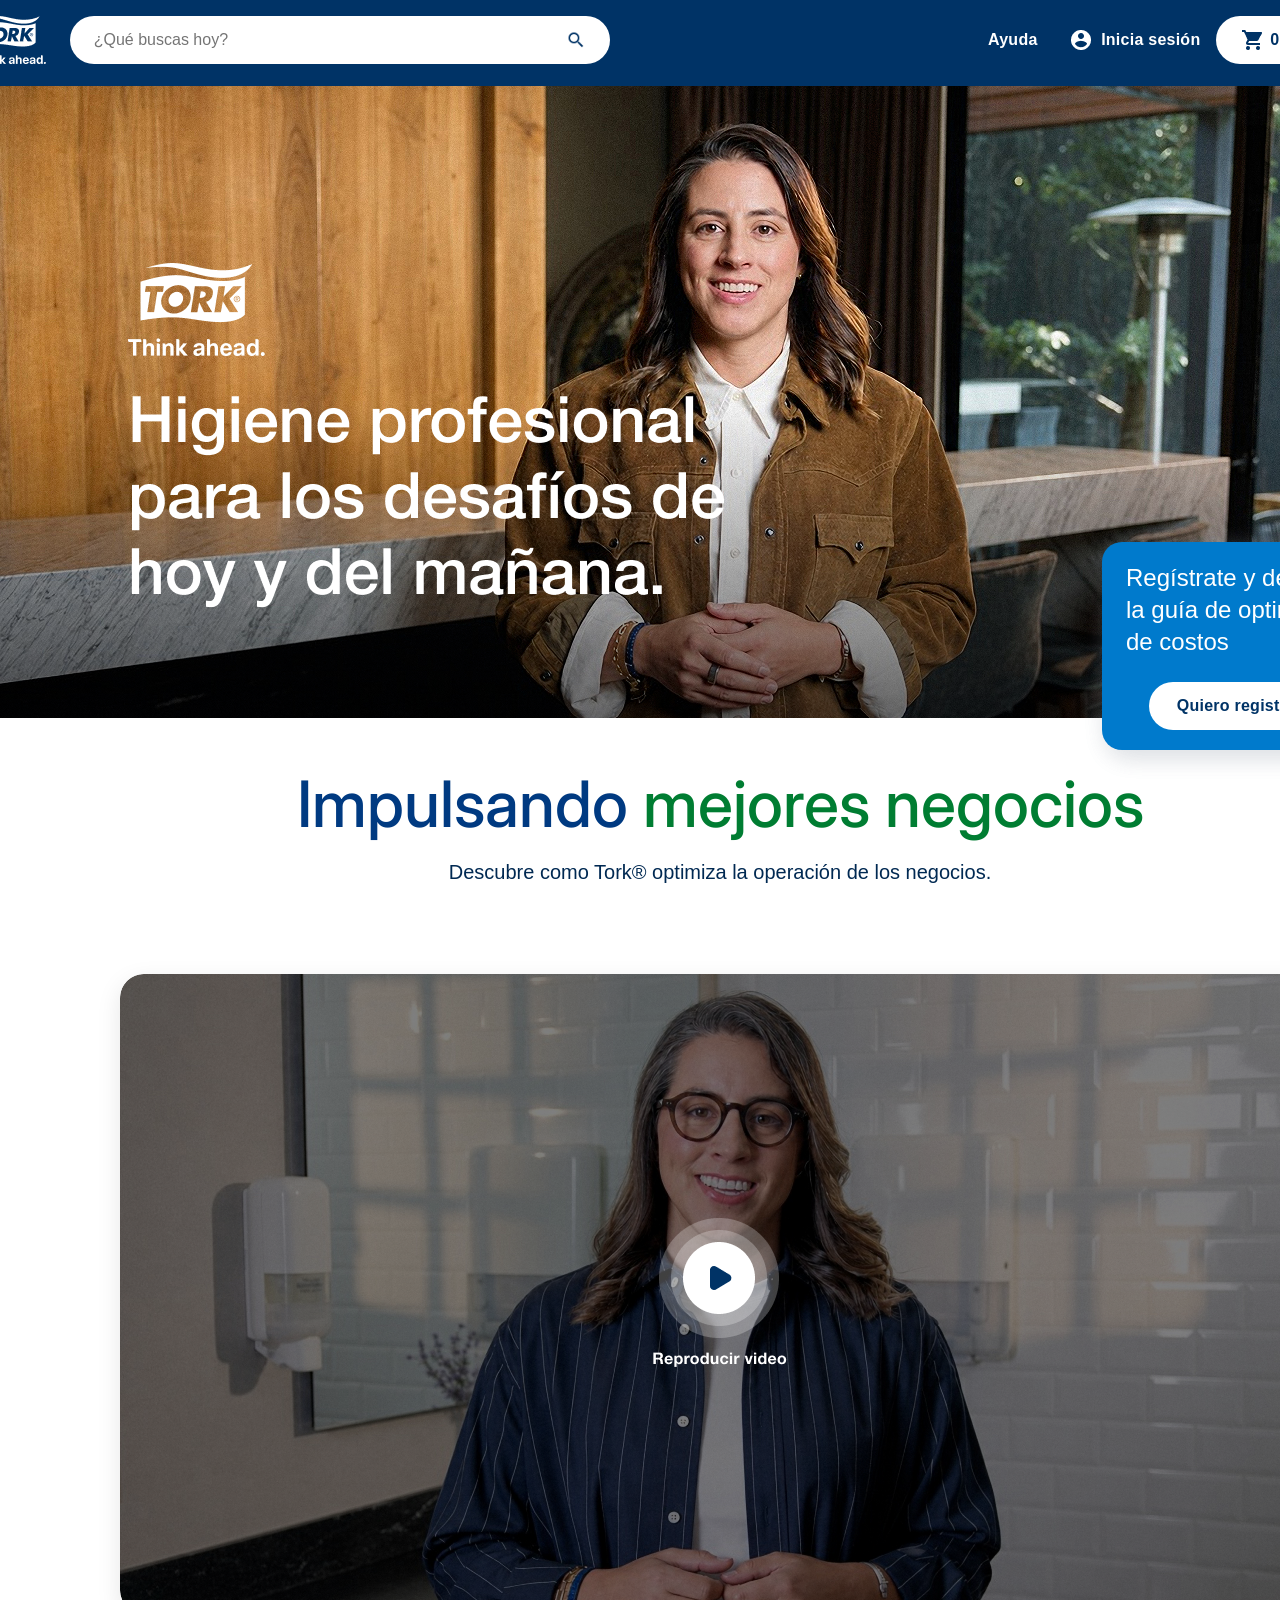
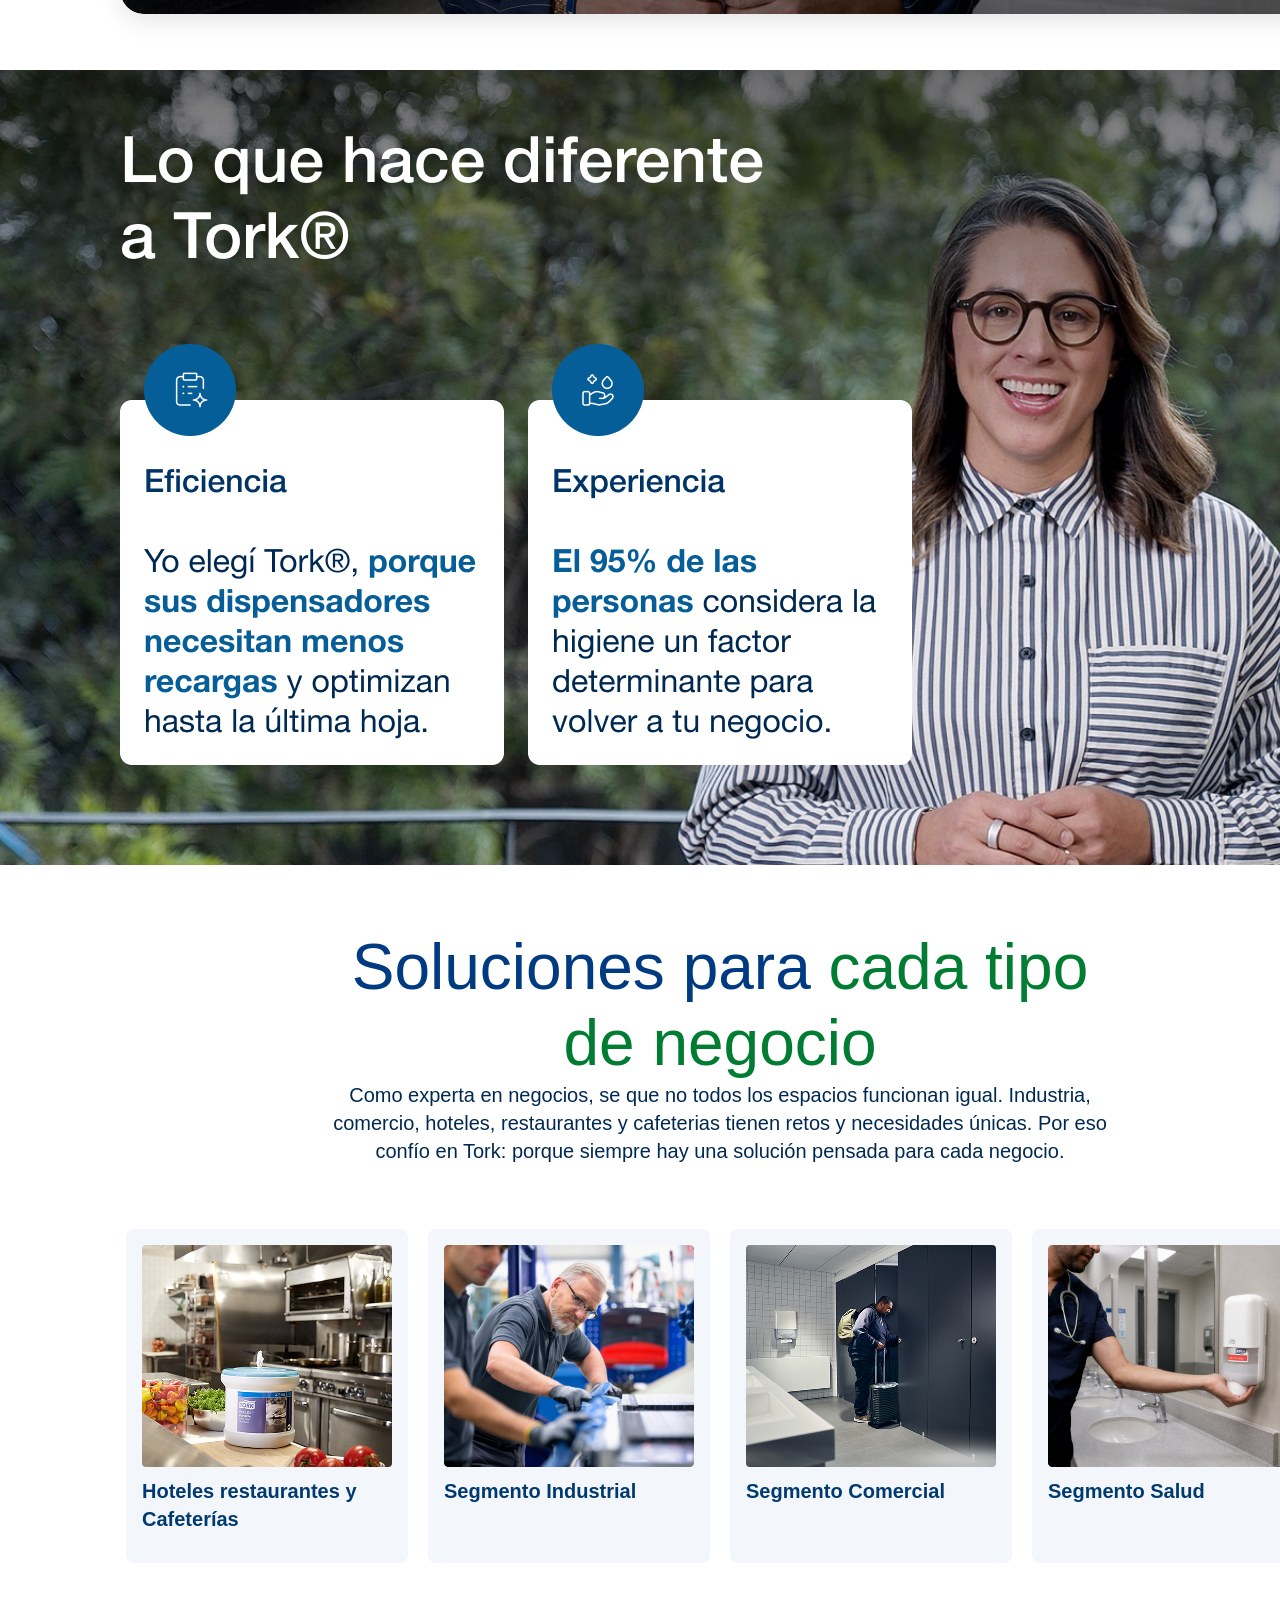
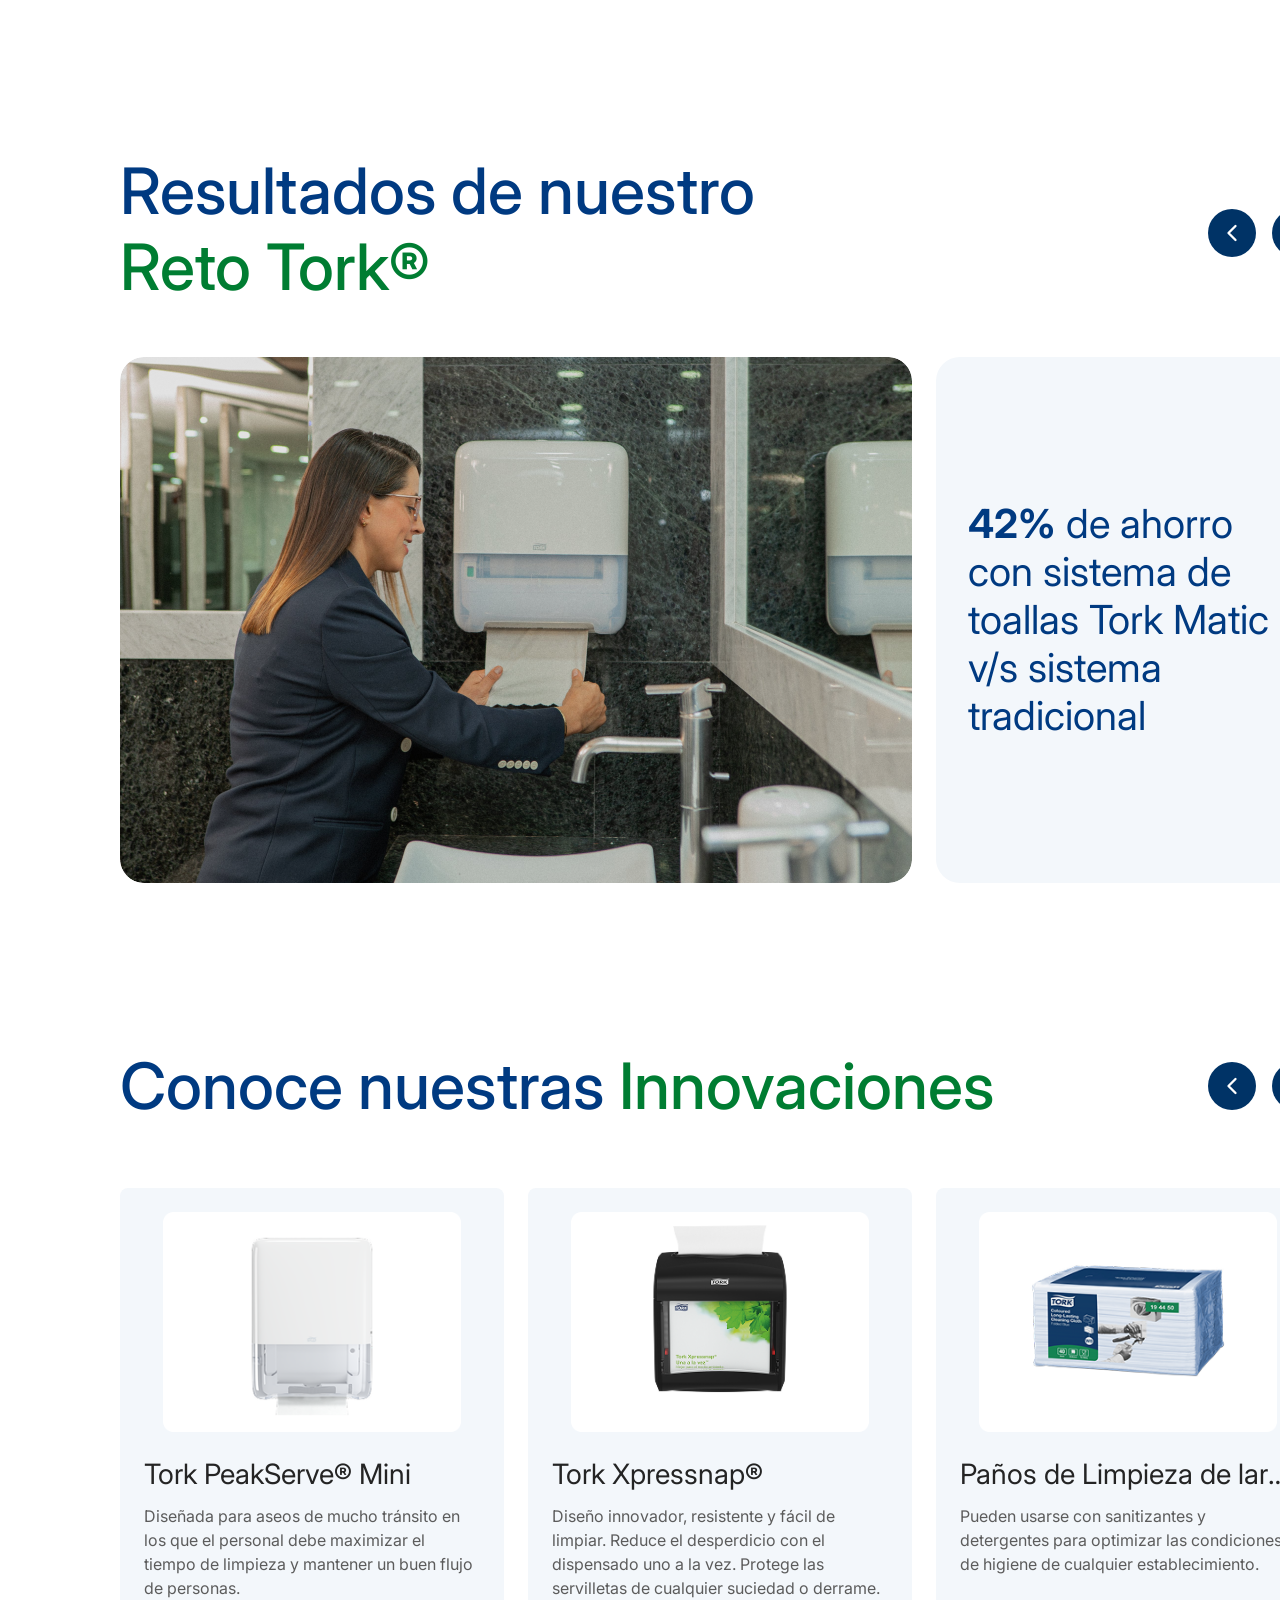
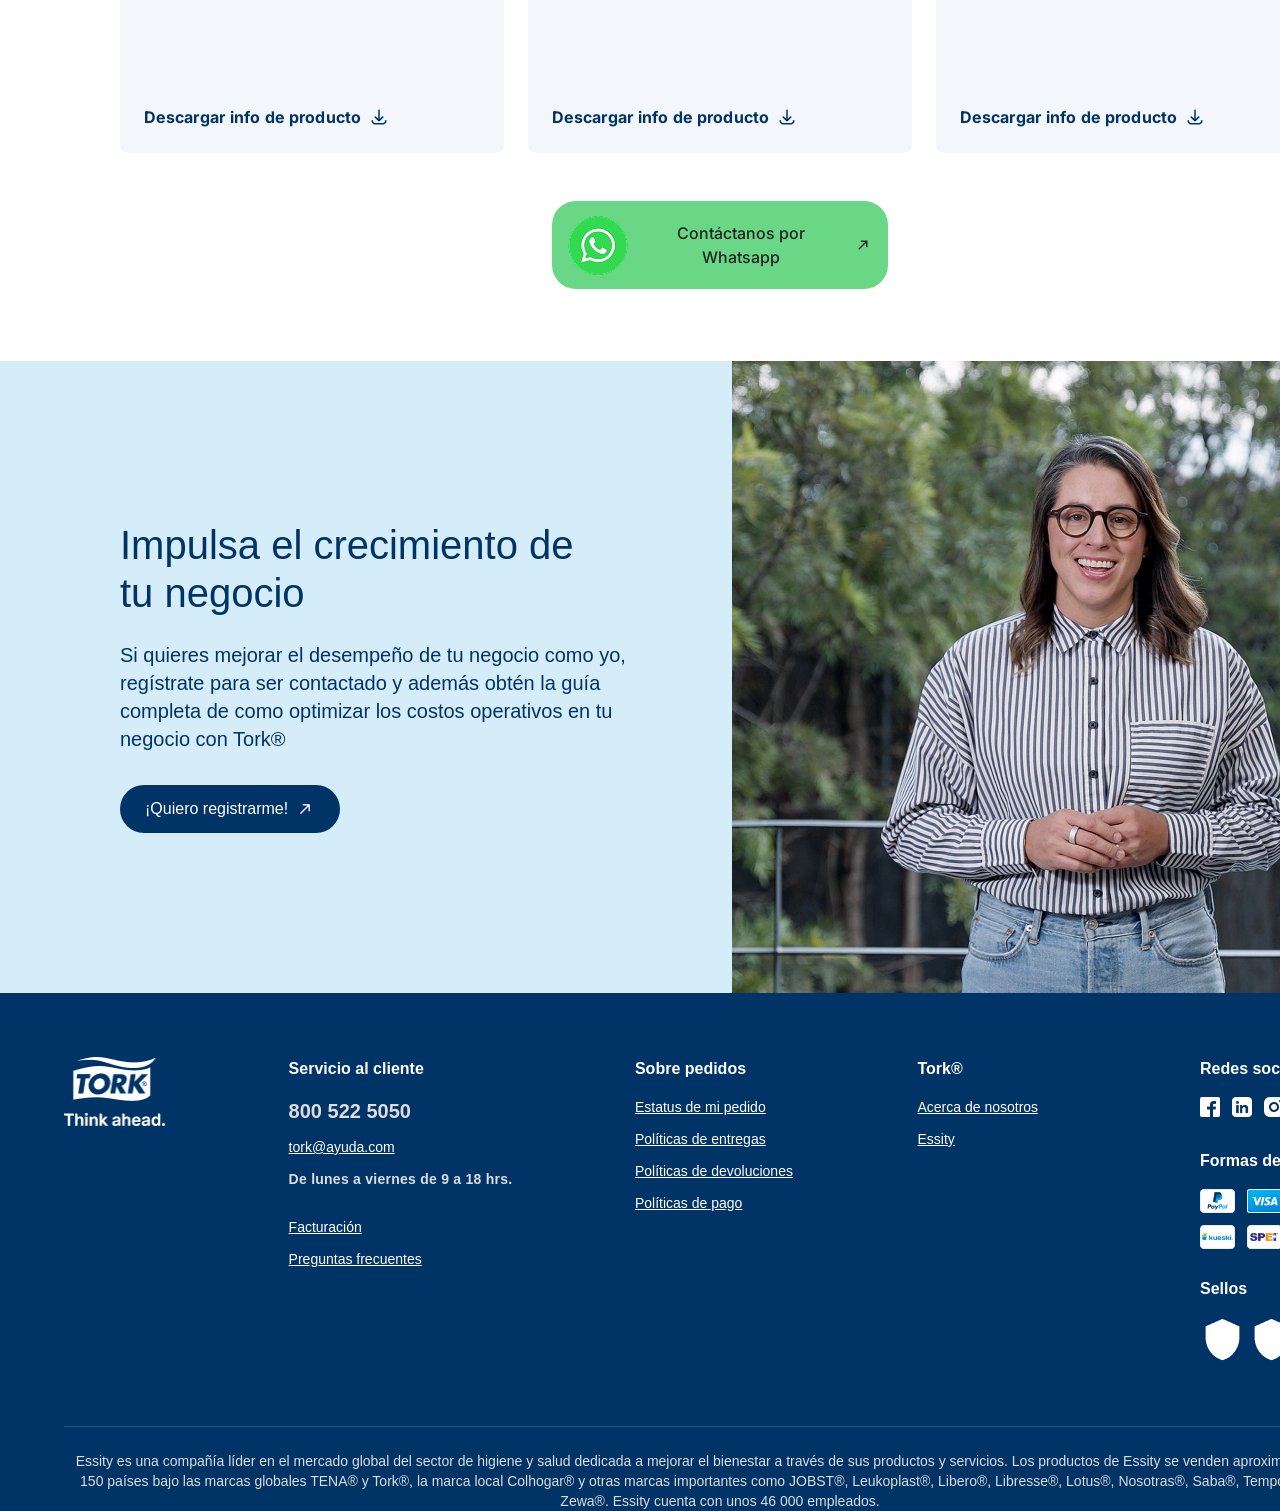
<file: index.html>
<!DOCTYPE html>
<html lang="es">
<head>
    <meta charset="UTF-8">
    <meta name="viewport" content="width=device-width, initial-scale=1.0">
    <title>Tork®</title>

    <link rel="preconnect" href="https://fonts.googleapis.com">
    <link rel="preconnect" href="https://fonts.gstatic.com" crossorigin>
    <link href="https://fonts.googleapis.com/css2?family=Inter:wght@400;500;700&display=swap" rel="stylesheet">
    <link rel="stylesheet" href="css/styles.css">
</head>

<body>
  <div class="page-wrapper">
    
    <header class="main-header">
      <div class="header-container">
        
        <button class="menu-btn" aria-label="Abrir menú">
      <img src="assets/menu.png" alt="menu">
     </button>
        <a href="#" class="logo-container">
          <img src="assets/Union.png" alt="Tork Logo" class="logo-img logo-desktop">
          <img src="assets/Logotipo.png" alt="Tork" class="logo-img logo-mobile">
        </a>


        <div class="search-bar">
          <input type="text" placeholder="¿Qué buscas hoy?">
          <button type="button" class="search-btn"></button>
          <img src="assets/search.png" class="search-icon-img">
        </div>

        <nav class="header-actions">
          <a href="#ayuda" class="action-link help-link">Ayuda</a>
              <a href="#login" class="action-link login-link">
        <img src="assets/account_circle.png" alt="User"class="login-icon-img"><span>Inicia sesión</span></a>
          <a href="#carrito" class="cart-btn">
            <img src="assets/Vector.png" alt="Cart" class="cart-icon-img">
            <span class="cart-count">0</span>
          </a>
        </nav>
      </div>
    </header>

    <main>

    <div class="countdown-mobile">
    <p class="countdown-mobile__text">
        Regístrate y descarga la guía de optimización de costos
    </p>

    <a href="#" class="countdown-mobile__btn">
        Quiero registrarme
    </a>
</div>
      <h1 class="visually-hidden">Tork-Higiene profesional para los desafíos de hoy y del mañana</h1>


<section class="hero-section">
    <div class="hero-container">

        <img src="assets/Group 1.png"
        alt="Hero"
        class="hero-img hero-desktop">

        <img src="assets/media1movil.png"
        alt="Hero móvil"
        class="hero-img hero-mobile">

    </div>
</section>

        <div class="countdown-card">
          <p class="countdown-text">Regístrate y descarga la guía de optimización de costos</p>
          <a href="#" class="btn-register btn-registrer"><span>Quiero registrarme</span></a>
        </div>

      <section class="video-section">
        <div class="video-container-box">
          
          <div class="intro-text-block">
            <h2 class="intro-title">Impulsando <span class="highlight-green">mejores negocios</span></h2>
            <p class="intro-subtitle">Descubre como Tork® optimiza la operación de los negocios.</p>
          </div>

          <div class="video-image-wrapper">
          <img src="assets/video.png" alt="Video Tork" class="video-thumbnail video-thumbnail-desktop">
          <img src="assets/video (1).png" alt="Video Tork" class="video-thumbnail video-thumbnail-mobile">  
          </div>

        </div>
      </section>

      <!-- 3. FEATURES SECTION -->
  <section class="features-section">
    <div class="features-container">
      <img src="assets/[3] modulo.png" alt="Lo que hace diferente a Tork" class="features-img features-img-desktop">
      <img src="assets/cover.png" alt="Lo que hace diferente a Tork" class="features-img features-img-mobile">
    </div>
  </section>

      <!-- 4. SOLUTIONS SECTION -->
      <section class="solutions-section">
        <div class="solutions-container">
          <div class="solutions-header">
          <h2 class="solutions-title"><span class="solutions-title__part1">Soluciones para</span> <span class="solutions-title__part2">cada tipo de negocio</span></h2>
            <p class="solutions-subtitle">
              Como experta en negocios, se que no todos los espacios funcionan igual. Industria, comercio, hoteles, restaurantes y cafeterias tienen retos y necesidades únicas. Por eso confío en Tork: porque siempre hay una solución pensada para cada negocio.
            </p>
          </div>
          <div class="solutions-grid" aria-label="Segmentos de negocio">
            <article class="solution-card">
              <img class="solution-card__image" src="assets/Segmento HoReCa 1.png" alt="Cocina profesional con dispensador Tork">
              <h3>Hoteles restaurantes y Cafeterías</h3>
            </article>
            <article class="solution-card">
              <img class="solution-card__image" src="assets/img.png" alt=" Operario trabajando en un segmento industrial">
              <h3>Segmento Industrial</h3>
            </article>
            <article class="solution-card">
              <img class="solution-card__image" src="assets/Segmento Comercial 3.png" alt="Baño de un negocio comercial">
              <h3>Segmento Comercial</h3>
            </article>
            <article class="solution-card">
              <img class="solution-card__image" src="assets/LimpiarManos.png" alt="Profesional de salud usando un dispensador">
              <h3>Segmento Salud</h3>
            </article>
          </div>
        </div>
      </section>
            
      <!-- 5. RESULTS SECTION -->
<section class="results-section">
  <div class="results-container">
    <div class="results-header">
<h2 class="results-title">Resultados de nuestro<br class="results-title__break"> <span>Reto Tork®</span></h2>
      <div class="results-controls" aria-label="Controles de resultados">
        <button class="results-control" type="button" aria-label="Resultado anterior">
          <svg class="results-control-icon" viewBox="0 0 24 24" fill="none">
            <path d="M15 18L9 12L15 6" stroke="currentColor" stroke-width="2" stroke-linecap="round" stroke-linejoin="round"/>
          </svg>
        </button>
        <button class="results-control results-control--next" type="button" aria-label="Resultado siguiente">
          <svg class="results-control-icon" viewBox="0 0 24 24" fill="none">
            <path d="M15 18L9 12L15 6" stroke="currentColor" stroke-width="2" stroke-linecap="round" stroke-linejoin="round"/>
          </svg>
        </button>
      </div>
    </div>

    <article class="results-card" id="resultsCard">
      <img class="results-card-image" id="resultsImage" src="assets/ResultadosImagen.png" alt="Persona usando un dispensador Tork en un baño">
      <div class="results-card-content" id="resultsContent">
        <p><strong>42%</strong> de ahorro<br>con sistema de<br>toallas Tork Matic<br>v/s sistema<br>tradicional</p>
      </div>
    </article>
  </div>
</section>

<!-- 6. INNOVATIONS SECTION -->
<section class="innovations-section">
  <div class="innovations-container">
    <div class="innovations-header">
      <h2 class="innovations-title">
  <span class="innovations-word innovations-word--1">Conoce</span> <span class="innovations-word innovations-word--2">nuestras</span> <span class="innovations-word innovations-word--3">Innovaciones</span></h2>
      <div class="innovations-controls" aria-label="Controles de innovaciones">
        <button class="innovations-control" type="button" aria-label="Anterior">
          <svg class="innovations-control-icon" viewBox="0 0 24 24" fill="none">
            <path d="M15 18L9 12L15 6" stroke="currentColor" stroke-width="2" stroke-linecap="round" stroke-linejoin="round"/>
          </svg>
        </button>
        <button class="innovations-control innovations-control--next" type="button" aria-label="Siguiente">
          <svg class="innovations-control-icon" viewBox="0 0 24 24" fill="none">
            <path d="M15 18L9 12L15 6" stroke="currentColor" stroke-width="2" stroke-linecap="round" stroke-linejoin="round"/>
          </svg>
        </button>
      </div>
    </div>
    
    <div class="innovations-viewport">
    <div class="innovations-grid">
      <article class="innovation-card">
        <img class="innovation-card__image" src="assets/TorkPeakServe.png" alt="Tork PeakServe Mini">
        <h3 class="innovation-card__title">Tork PeakServe® Mini</h3>
        <p class="innovation-card__desc">Diseñada para aseos de mucho tránsito en los que el personal debe maximizar el tiempo de limpieza y mantener un buen flujo de personas.</p>
        <a href="#" class="innovation-card__link">
          Descargar info de producto
          <img src="assets/Download, Save, Upload.png" alt="" class="innovation-card__link-icon">
        </a>
      </article>

      <article class="innovation-card">
        <img class="innovation-card__image" src="assets/XpressnapR.png" alt="Tork Xpressnap">
        <h3 class="innovation-card__title">Tork Xpressnap®</h3>
        <p class="innovation-card__desc">Diseño innovador, resistente y fácil de limpiar. Reduce el desperdicio con el dispensado uno a la vez. Protege las servilletas de cualquier suciedad o derrame.</p>
        <a href="#" class="innovation-card__link">
          Descargar info de producto
          <img src="assets/Download, Save, Upload.png" alt="" class="innovation-card__link-icon">
        </a>
      </article>

      <article class="innovation-card">
        <img class="innovation-card__image" src="assets/PañosLimpieza.png" alt="Paños de limpieza de larga duración">
        <h3 class="innovation-card__title">Paños de Limpieza de larga duración</h3>
        <p class="innovation-card__desc">Pueden usarse con sanitizantes y detergentes para optimizar las condiciones de higiene de cualquier establecimiento.</p>
        <a href="#" class="innovation-card__link">
          Descargar info de producto
          <img src="assets/Download, Save, Upload.png" alt="" class="innovation-card__link-icon">
        </a>
      </article>

      <article class="innovation-card">
        <img class="innovation-card__image" src="assets/DispensadorDeJabones.png" alt="Dispensador de jabones">
        <h3 class="innovation-card__title">Dispensador de jabones</h3>
        <p class="innovation-card__desc">Puede utilizarse con una gran variedad de jabones y sanitizantes Tork® que vienen en higiénicos envases sellados para satisfacer las necesidades de nuestros clientes.</p>
        <a href="#" class="innovation-card__link">
          Descargar info de producto
          <img src="assets/Download, Save, Upload.png" alt="" class="innovation-card__link-icon">
        </a>
      </article>

      <article class="innovation-card">
  <img class="innovation-card__image" src="assets/OptiServe.png" alt="Tork OptiServe">
  <h3 class="innovation-card__title">Tork OptiServe®</h3>
  <p class="innovation-card__desc">Su sistema sin core minimiza el desperdicio, simplifica la reposición y optimiza el almacenamiento y transporte. Menos interrupciones, menos residuos, más agilidad operativa.</p>
  <a href="#" class="innovation-card__link">
    Descargar info de producto
    <img src="assets/Download, Save, Upload.png" alt="" class="innovation-card__link-icon">
  </a>
</article>


    </div>
  </div>

    <a href="https://wa.me/" target="_blank" class="whatsapp-btn">
      <img src="assets/image 1.png" alt="" class="whatsapp-btn__icon">
      <span>Contáctanos por Whatsapp</span>
      <img src="assets/Arrow.png" alt="" class="whatsapp-btn__arrow">
    </a>
  </div>
</section>

  <!-- 7. GROWTH / REGISTER SECTION -->
<section class="growth-section">
  <div class="growth-text" id="growthFormState">
    <h2 class="growth-title">Impulsa el crecimiento de<br>tu negocio</h2>
    <p class="growth-desc">Si quieres mejorar el desempeño de tu negocio como yo, regístrate para ser contactado y además obtén la guía completa de como optimizar los costos operativos en tu negocio con Tork®</p>
    <a href="#" class="growth-cta" id="growthCtaBtn">
      <span class="growth-cta__text">¡Quiero registrarme!</span>
      <img src="assets/up-right.png" alt="" class="growth-cta__arrow">
    </a>
  </div>

  <div class="growth-text growth-text--thanks" id="growthThanksState" hidden>
    <h2 class="growth-title">¡Gracias por<br>registrarte!</h2>
  </div>

  <div class="growth-image-wrapper">
    <img src="assets/Foto Artículo Registro. 1@2x.png" alt="Persona sonriendo, fondo con vegetación" class="growth-image">
  </div>

  <div class="growth-overlay" id="growthOverlay" hidden>
    <div class="growth-modal" id="growthModal">
      <button type="button" class="growth-modal__close" id="growthModalClose" aria-label="Cerrar">&times;</button>

      <h3 class="growth-modal__title">Completa tus datos para acceder al contenido completo.</h3>

      <form class="growth-form" id="growthForm">
        <div class="growth-form__row">
          <label class="growth-form__field">
            <span class="growth-form__label">Nombre(s)</span>
            <input type="text" name="nombre" id="fieldNombre" placeholder="Nombre" required>
            <small class="growth-form__error" id="errorNombre"></small>
          </label>
          <label class="growth-form__field">
            <span class="growth-form__label">Apellidos</span>
            <input type="text" name="apellido" id="fieldApellido" placeholder="Apellido" required>
            <small class="growth-form__error" id="errorApellido"></small>
          </label>
        </div>

        <label class="growth-form__field growth-form__field--full">
            <span class="growth-form__label">Celular</span>
            <input
            type="tel"
            name="celular"
            id="fieldCelular"
            placeholder="Celular"
            inputmode="numeric"
            pattern="[0-9]*"
            maxlength="15"
            required
            >
          <small class="growth-form__error" id="errorCelular"></small>
        </label>

        <label class="growth-form__field growth-form__field--full">
          <span class="growth-form__label">Correo empresarial</span>
          <input type="email" name="email" id="fieldEmail" placeholder="Correo empresarial" required>
          <small class="growth-form__error" id="errorEmail"></small>
        </label>

        <label class="growth-form__checkbox">
          <input type="checkbox" id="fieldHabeasData" required>
          <span>Al enviar el formulario, acepto la política de <a href="#" target="_blank">Habeas Data</a></span>
        </label>

        <button type="submit" class="growth-form__submit">
          Registrarme
          <img src="assets/up-right.png" alt="" class="growth-form__submit-arrow">
        </button>
      </form>
    </div>
  </div>
</section>
    
    </main>

    <footer class="main-footer">
  <div class="footer-top">
    <div class="footer-brand">
      <img src="assets/Module Logo2.png" alt="Tork Logo" class="footer-logo">
    </div>

<div class="footer-column">
  <h4 class="footer-column__title">Servicio al cliente</h4>
  <p class="footer-phone">800 522 5050</p>
  <a href="mailto:tork@ayuda.com" class="footer-link">tork@ayuda.com</a>
  <p class="footer-hours">De lunes a viernes <br class="only-mobile"> de 9 a 18 hrs.</p>
  <a href="#" class="footer-link footer-link--spaced desktop-only-link">Facturación</a>
<a href="#" class="footer-link faq-desktop-hide">Preguntas frecuentes</a>
</div>

<div class="footer-column-mobile-links">
  <a href="#" class="mobile-footer-link font-bold-link">Como pagar de manera segura</a>
  <a href="#" class="mobile-footer-link font-faq-link">Preguntas frecuentes</a>
  <a href="#" class="mobile-footer-link font-returns-link">Políticas de devolución</a>
</div>


    <div class="footer-column">
      <h4 class="footer-column__title">Sobre pedidos</h4>
      <a href="#" class="footer-link">Estatus de mi pedido</a>
      <a href="#" class="footer-link">Políticas de entregas</a>
      <a href="#" class="footer-link">Políticas de devoluciones</a>
      <a href="#" class="footer-link">Políticas de pago</a>
    </div>

    <div class="footer-column">
      <h4 class="footer-column__title">Tork®</h4>
      <a href="#" class="footer-link">Acerca de nosotros</a>
      <a href="#" class="footer-link">Essity</a>
    </div>

    <div class="footer-column">
      <h4 class="footer-column__title social-title-only">Redes sociales</h4>
      <div class="footer-social">
        <a href="#" aria-label="Facebook"><img src="assets/Facebook.png" alt="Facebook"></a>
        <a href="#" aria-label="LinkedIn"><img src="assets/Linkedln.png" alt="LinkedIn"></a>
        <a href="#" aria-label="Instagram"><img src="assets/Instagram.png" alt="Instagram"></a>
      </div>

      <h4 class="footer-column__title footer-column__title--spaced">Formas de pago</h4>
      <div class="footer-payments">
        <img src="assets/Card_Paypal.png" alt="PayPal">
        <img src="assets/Visa.png" alt="Visa">
        <img src="assets/Frame.png" alt="Mastercard">
        <img src="assets/Amex.png" alt="American Express">
      </div>
        <div class="footer-payments footer-payments--spaced">
    <img src="assets/Kueski.png" alt="Kueski">
    <img src="assets/SPEI.png" alt="SPEI">
    <img src="assets/Oxxo Pay.png" alt="OXXO Pay">
    <img src="assets/Mercado_pago.png" alt="Mercado Pago">
  </div>

  <h4 class="footer-column__title footer-column__title--spaced">Sellos</h4>
  <div class="footer-seals">
    <img src="assets/shield.png" alt="Sello de confianza 1">
    <img src="assets/shield.png" alt="Sello de confianza 2">
    <img src="assets/shield.png" alt="Sello de confianza 3">
  </div>
    </div>
  </div>

<div class="footer-bottom">
  <p class="footer-copy">Essity es una compañía líder en el mercado global del sector de higiene y salud dedicada a mejorar el bienestar a través de sus productos y servicios. Los productos de Essity se venden aproximadamente en 150 países bajo las marcas globales TENA® y Tork®, la marca local Colhogar® y otras marcas importantes como JOBST®, Leukoplast®, Libero®, Libresse®, Lotus®, Nosotras®, Saba®, Tempo®, Vinda® y Zewa®. Essity cuenta con unos 46 000 empleados.</p>
</div>
</footer>
  </div> 

  <script src="js/app.js"></script>
</body>
</html>
</file>
<file: css/styles.css>
:root {
  --primary-blue: #003366; 
  --text-white: #ffffff;
  --text-gray: #dddddd;
  --bg-light: #f8f9fa;
  --transition: all 0.3s ease;
  --page-max-width: 1440px;
  --header-height: 86px;
  --gutter-desktop: 0px;
}

* {
  margin: 0;
  padding: 0;
  box-sizing: border-box;
}
.visually-hidden {
  position: absolute;
  width: 1px;
  height: 1px;
  padding: 0;
  margin: -1px;
  overflow: hidden;
  clip: rect(0, 0, 0, 0);
  white-space: nowrap;
  border: 0;
}

html,
body{
  width: 100%;
  min-height: 100%;
  background-color: var(--primary-blue);
  font-family: 'Inter', 'Helvetica Neue', Helvetica, Arial, sans-serif;

}

body {
  margin: 0;
  padding: 0;
  min-height: 100vh;
  overflow-x: hidden;
}



.page-wrapper {
  width: 100%;
  min-width: var(--page-max-width);
  max-width: var(--page-max-width);
  min-height: 100vh;
  position: relative;
  background-color: var(--primary-blue);
  overflow: visible;
  margin: 0 auto;
}

/* ==================
   ESTILOS DEL HEADER
   ================== */

  
   .main-header {
  position: fixed;
  top: 0;
  left: 50%;
  transform: translateX(-50%);
  width: var(--page-max-width);
  height: var(--header-height);
  background-color: var(--primary-blue);
  z-index: 1000;
  opacity: 1;
  margin: 0;
}

.header-container{
    width:100%;
    height:56px;
    padding:8px 16px;

    display:flex;
    align-items:center;

    position:relative;
}


.logo-container {
  position: absolute;
  top: 16px;
  left: 3.8%;
  display: inline-block;
  line-height: 0;
}

.logo-img {
width: 71px;
height: 48px;
object-fit: contain;
opacity: 1;
}

.search-bar {
  position: absolute;
  top: 16px;
  left: 10.4%;;
  width: 37.5%;
  max-width: 540px;
  height: 48px;
  background-color: #FFFFFF;
  border-radius: 48px;
  padding: 12px 24px;
  display: flex;
  justify-content: space-between;
  align-items: center;
  opacity: 1;
}

.search-bar input {
  border: none;
  outline: none;
  width: 85%;
  font-size: 1rem;
  color: #8F8F8F;
  background: transparent;
}

.search-icon-img {
width: 20px;
height: 20px;
object-fit: contain;
}

.search-btn {
  background: none;
  border: none;
  cursor: pointer;
  font-size: 1.1rem;
  color: var(--primary-blue);
  display: flex;
  align-items: center;
  justify-content: center;
}


.header-actions {
  position: absolute;
  top: 16px;
  right: 3.8%;
  display: flex;
  align-items: center;
}

.action-link {
  height: 48px;
  opacity: 1;
  border-radius: 100px;
  padding: 12px 16px;
  color: var(--text-white);
  text-decoration: none;
  font-family: 'Helvetica Neue', Helvetica, Arial, sans-serif;
  font-weight: 700;
  font-size: 16px;
  line-height: 24px;
  letter-spacing: 0.25px;
  white-space: nowrap;
  display: flex;
  align-items: center;
  justify-content: center;
  transition: var(--transition);
}


.action-link.help-link {
  width: 81px;
}

.action-link.login-link {
  width: 163px;
  gap: 8px;
}
.action-link:hover {
  background-color: rgba(255, 255, 255, 0.1);
}

.login-icon-img {
  width: 24px;
  height: 24px;
  object-fit: contain;
}

.action-link.login-link {
  width: 163px;
  gap: 8px;
  padding: 12px 12px;
}

.cart-btn {
  width: 89px;
  height: 48px;
  opacity: 1;
  background-color: #FFFFFF;
  border-radius: 100px;
  padding: 12px 24px;
  gap: 8px;
  text-decoration: none;
  color: var(--primary-blue);
  display: flex;
  align-items: center;
  justify-content: center;
  transition: var(--transition);
}

.cart-icon-img {
  width: 20px;
  height: 20px;
  object-fit: contain;
}

.cart-count {
  font-family: 'Helvetica Neue', Helvetica, Arial, sans-serif;
  font-weight: 700;
  font-size: 16px;
  line-height: 24px;
}

.cart-btn:hover {
  background-color: #FFFFFF;
}

.hero-section {
  position: relative;
  width: 100%;
  margin-top: var(--header-height);
  display: flex;
  justify-content: center;
  background-color: var(--primary-blue);
  overflow: visible;
}

.hero-container {
  position: relative;
  width: 100%;
  max-width: 1440px;
  min-height: 632px;
  line-height: 0;
}

.hero-img {
  display: block;
  width: var(--page-max-width);
  height: 632px;
  margin: 0 auto;
  object-fit: cover;
}


/* ===================
  TARJETA DE REGISTRO 
   =================== */
.countdown-card {
  position: absolute;
  width: 298px;
  height: 208px;
  top: 456px;
  left: 1102px;
  opacity: 1;
  border-radius: 20px;
  background: #007ACC;
  padding-top: 20px;
  padding-right: 24px;
  padding-bottom: 20px;
  padding-left: 24px;
  box-shadow: 6px 6px 24px 0px #E3F0FF52, 
              6px 6px 24px 0px #00000029;
  display: flex;
  flex-direction: column;
  align-items: flex-start;
  justify-content: space-between;
  z-index: 10;
  box-sizing: border-box;
}

.countdown-text {
  width: 250px;
  height: 96px;
  color: var(--text-white);
  font-family: 'Helvetica Neue', Helvetica, Arial, sans-serif;
  font-weight: 400;
  font-size: 24px;
  line-height: 32px;
  letter-spacing: 0%;
  text-align: left;
  margin: 0;
}

.btn-registrer {
  width: 204px;
  height: 48px;
  opacity: 1;
  border-radius: 28px;
  background: #FFFFFF;
  padding-top: 12px;
  padding-right: 16px;
  padding-bottom: 12px;
  padding-left: 16px;
  text-decoration: none;
  display: inline-flex;
  align-items: center;
  justify-content: center;
  margin: 0 auto;
  cursor: pointer;
}


.btn-registrer span {
  display: inline-block;
  width: 149px;
  height: 24px;
  line-height: 24px;
  text-align: center;
  color: #003366;
  font-family: 'Helvetica Neue', Helvetica, Arial, sans-serif;
  font-weight: 700;
  font-size: 16px;
  letter-spacing: 0.25px;
}

/* ============================
  SECCIÓN VIDEO & TEXTO INTRO
   ============================== */

  .video-section {
  width: 100%;
  background-color: #ffffff;
  display: flex;
  justify-content: center;
  padding: 0 0 56px 0; 
}

.video-container-box {
  width: 100%;
  max-width: 1440px; 
  display: flex;
  flex-direction: column;
  align-items: center;
  padding: 48px 24px 0 24px;
}

.intro-text-block {
  text-align: center;
  margin-bottom: 40px; 
}

.intro-title {
  font-weight: 500;
  font-style: Medium; 
  font-size: 64px;
  line-height: 76px;
  letter-spacing: 0%;
  text-align: center;
  color: #003A81; 
  margin-bottom: 8px;
}

.intro-title .highlight-green {
  font-weight: 500;
  font-style: Medium;
  font-size: 64px;
  line-height: 76px;
  letter-spacing: 0%;
  text-align: center;
  color: #007D32; 
  background: none;
  display: inline;
  padding: 0;
}

.intro-subtitle {
font-family: 'Helvetica Neue', Helvetica, Arial, sans-serif;
  font-weight: 400;
  font-size: 20px;
  line-height: 28px;
  letter-spacing: 0%;
  text-align: center;
  color: #002952; 
  opacity: 1;
  width: 100%;
  max-width: 889px; 
  margin: 16px auto 0 auto; 
  display: block;
}

/* ========================
  CONTENEDOR DE LA IMAGEN 
   ======================== */
.video-image-wrapper {
  width: 100%;
  max-width: 1200px;
  height: 640px;    
  margin: 48px auto 0 auto; 
  border-radius: 24px; 
  opacity: 1;          
  overflow: hidden;    
  box-shadow: 0px 8px 24px rgba(0, 0, 0, 0.1); 
}

.video-thumbnail {
  display: block;
  width: 100%;
  height: 100%;
  object-fit: cover; 
}

/* =================
  SECCIÓN: FEATURES 
   ================= */
.features-section {
  width: 100%;
  height: 795px;             
  background: #F3F7FB;       
  display: flex;
  justify-content: center;
  align-items: center;       
  opacity: 1;                
}

.features-container {
  width: 100%;
  max-width: 1440px;         
  height: 100%;
  display: flex;
  justify-content: center;
  align-items: center;
}

.features-img {
  display: block;
  width: 100%;
  height: 100%;
  object-fit: cover;         
}

/* ==================
  SECCIÓN: SOLUTIONS
   ================== */
.solutions-section {
  width: 100%;
  height: 838px;             
  background-color: #ffffff;
  display: flex;
  justify-content: center;
  align-items: flex-start;
  padding: 64px 0 72px;              
}

.solutions-container {
  width: 100%;
  max-width: 1440px;
  display: flex;
  flex-direction: column;
  align-items: center;
  padding: 0 120px;
}

.solutions-header {
  text-align: center;
  width: 100%;
  max-width: 792px;
  margin-bottom: 64px;
  display: flex;
  flex-direction: column;
  align-items: center;
}

.solutions-title {
  max-width: 792px;
  font-family: 'Helvetica Neue', Helvetica, Arial, sans-serif;
  font-style: medium;
  font-weight: 500;
  font-size: 64px;
  line-height: 76px;
  letter-spacing: 0;
  align-items: center;
  color: #003A81;            
  margin-bottom: 0;
}

.solutions-title__part1 {
  color: #003A81;   
}

.solutions-title__part2 {
  color: #007D32;  
}

.solutions-subtitle {
  max-width: 888px;
  font-family: 'Helvetica Neue', Helvetica, Arial, sans-serif;
  font-weight: 400;
  font-size: 20px;
  line-height: 28px;
  letter-spacing: 0;
  text-align: center;
  color: #002952; 
  margin: 0;
}

.solutions-grid {
  width: 100%;
  max-width: 1188px;
  display: grid;
  grid-template-columns: repeat(4, 282px);
  gap: 20px;
  justify-content: center;
}

.solution-card {
  width: 282px;
  height: 334px;
  background: #f3f7fb;
  border-radius: 8px;
  padding: 16px 16px 24px;
  display: flex;
  flex-direction: column;
  gap: 10px;
}

.solution-card__image {
  display: block;
  width: 250px;
  height: 222px;
  border-radius: 4px;
  object-fit: cover;
  background-color: #dfeaf5;
}

.solution-card h3 {
  font-family: 'Helvetica Neue', Helvetica, Arial, sans-serif;
  font-size: 20px;
  font-weight: 700;
  line-height: 28px;
  color: #003a70;
  margin: 0;
}

/* ==================
  SECCIÓN: RESULTS
   ================== */
.results-section {
  width: 100%;
  height: 883px;
  background-color: #ffffff;
  display: flex;
  justify-content: center;
  padding: 50px 0 72px;
}

.results-container {
  width: 100%;
  max-width: 1440px;
  padding: 0 120px;
}

.results-header {
  width: 100%;
  height: 152px;
  margin: 0 0 52px;
  display: flex;
  justify-content: space-between;
  align-items: flex-start;
}

.results-title {
  width: 859px;
  height: 152px;
  opacity: 1;
  font-weight: 500;
  font-style: Medium;
  font-size: 64px;
  line-height: 76px;
  letter-spacing: 0%;
  text-align: left;
  color: #003A81;
  margin: 0;
}

.results-title span {
  color: #007D32;
}

.results-controls {
  display: flex;
  gap: 16px;
  padding-top: 56px;
}

.results-control {
  width: 48px;
  height: 48px;
  opacity: 1;
  gap: 10px;
  border-radius: 24px;
  padding: 10px;
  background: #003366;
  border: 0;
  display: flex;
  align-items: center;
  justify-content: center;
  cursor: pointer;
}

.results-control-icon {
  width: 32px;
  height: 32px;
  color: #ffffff;
  transform: rotate(0deg);
}


.results-control--next .results-control-icon {
  transform: rotate(180deg);
}

.results-card {
  width: 1176px;
  height: 526px;
  margin: 0;
  display: grid;
  grid-template-columns: 792px 1fr;
  gap: 24px;
  background-color: transparent;
  overflow: visible;
}

.results-card-image {
  width: 792px;
  height: 526px;
  opacity: 1;
  border-radius: 24px;
  object-fit: cover;
  object-position: left center;
  display: block;
}
.results-card-image,
.results-card-content {
  transition: opacity 0.25s ease;
}

.results-card--fading .results-card-image,
.results-card--fading .results-card-content {
  opacity: 0;
}

.results-card-content {
  width: auto;
  height: 526px;
  opacity: 1;
  gap: 10px;
  border-radius: 24px;
  background-color: #F3F7FB;
  display: flex;
  align-items: center;
  padding: 60px 32px;
}

.results-card-content p {
  width: 320px;
  height: auto;
  min-height: 241px;
  opacity: 1;
  font-weight: 400;
  font-style: Regular;
  font-size: 40px;
  line-height: 48px;
  letter-spacing: 0%;
  color: #003A81;
  margin: 0;
}

.results-card-content strong {
  font-weight: 700;
  font-style: Bold;
  font-size: 40px;
  line-height: 48px;
  letter-spacing: 0%;
}

/* ==================
  SECCIÓN: INNOVATIONS
   ================== */
.innovations-section {
  width: 100%;
  background-color: #ffffff;
  display: flex;
  justify-content: center;
  padding: 50px 0 72px;
}

.innovations-container {
  width: 100%;
  max-width: 1440px;
  padding: 0 120px;
}

.innovations-header {
  width: 100%;
  margin: 0 0 52px;
  display: flex;
  justify-content: space-between;
  align-items: center;
}

.innovations-title {
  width: auto;
  max-width: 100%;
  white-space: nowrap;   
  height: auto;
  font-weight: 500;
  font-size: 64px;
  line-height: 100px;
  letter-spacing: 0%;
  color: #003A81;
  margin: 0;
}
.innovations-word--1 {
  color: #003A81;
}

.innovations-word--2 {
  color: #003A81;
}

.innovations-word--3 {
  color: #007D32;
}

.innovations-controls {
  display: flex;
  gap: 16px;
}

.innovations-control {
  width: 48px;
  height: 48px;
  border-radius: 24px;
  padding: 10px;
  background: #003366;
  border: 0;
  display: flex;
  align-items: center;
  justify-content: center;
  cursor: pointer;
}

.innovations-control-icon {
  width: 32px;
  height: 32px;
  color: #ffffff;
}

.innovations-control--next .innovations-control-icon {
  transform: rotate(180deg);
}

.innovations-viewport {
  width: calc(100% + 100px);
  overflow: hidden;
}

.innovations-grid {
  display: flex;
  gap: 24px;
  margin-bottom: 48px;
  overflow-x: auto;
  scroll-behavior: smooth;
  scrollbar-width: none; 
  -ms-overflow-style: none; 
}
.innovations-grid::-webkit-scrollbar {
  display: none;              
}

.innovation-card {
  width: 384px;
  height: auto;
  min-height: 565px;
  flex-shrink: 0;
  opacity: 1;
  border-radius: 8px;
  background: #F3F7FB;
  padding: 24px;
  display: flex;
  flex-direction: column;
  box-sizing: border-box;
}

.innovation-card__image {
  width: 100%;
  height: 220px;
  object-fit: contain;
  margin-bottom: 24px;
}


.innovation-card__title {
  width: 336px;
  height: 36px;
  overflow: hidden;
  white-space: nowrap;
  text-overflow: ellipsis;
  font-weight: 400;
  font-size: 28px;
  line-height: 36px;
  letter-spacing: 0%;
  color: #242424;
  margin: 0 0 12px;
}


.innovation-card__desc {
  width: 336px;
  height: auto;
  min-height: 96px;
  opacity: 1;
  font-weight: 400;
  font-size: 16px;
  line-height: 24px;
  letter-spacing: 0%;
  color: #5C5C5C;
  margin: 0;
}


.innovation-card__link {
  width: auto;
  height: 24px;
  opacity: 1;
  display: flex;
  align-items: center;
  gap: 8px;
  font-weight: 700;
  font-size: 16px;
  line-height: 24px;
  letter-spacing: 0.25px;
  text-align: center;
  color: #003366;
  text-decoration: none;
  margin-top: 16px;
  white-space: nowrap;
  margin-top: auto;
}

.innovation-card__link-icon {
  width: 18px;
  height: 18px;
}

.whatsapp-btn {
  width: 336px;
  height: 88px;
  opacity: 1;
  gap: 12px;
  border-radius: 24px;
  padding: 14px 16px;
  background: #44CD67CC;
  display: flex;
  align-items: center;
  justify-content: center;
  text-decoration: none;
  margin: 0 auto;
  box-sizing: border-box;
}

.whatsapp-btn__icon {
  width: 60px;
  height: 60px;
}

.whatsapp-btn span {
  font-family: 'Inter', Helvetica, Arial, sans-serif;
  font-weight: 500;
  font-size: 16px;
  line-height: 24px;
  letter-spacing: 0%;
  text-align: center;
  color: #242424;
}

.whatsapp-btn__arrow {
  width: 18px;
  height: 18px;
  margin-left: auto;
}

/* ==================
   SECCIÓN: GROWTH / REGISTER
   ================== */
.growth-section {
  width: 100%;
  max-width: 1440px;
  height: 632px;
  opacity: 1;
  background: #D5ECF9;
  margin: 0 auto;
  display: flex;
  align-items: stretch;
  overflow: hidden;
  position: relative;
}

.growth-text {
  flex: 1;
  display: flex;
  flex-direction: column;
  justify-content: center;
  padding: 0 60px 0 120px;
  box-sizing: border-box;
}

.growth-title {
  width: 516px;
  height: 96px;
  opacity: 1;
  font-family: 'Helvetica Neue', Helvetica, Arial, sans-serif;
  font-weight: 400;
  font-size: 40px;
  line-height: 48px;
  letter-spacing: 0%;
  color: #003366;
  margin: 0 0 24px;
}

.growth-desc {
  width: 516px;
  height: 112px;
  opacity: 1;
  font-family: 'Helvetica Neue', Helvetica, Arial, sans-serif;
  font-weight: 400;
  font-size: 20px;
  line-height: 28px;
  letter-spacing: 0%;
  vertical-align: middle;
  color: #003366;
  margin: 0 0 32px;
}
.growth-cta {
  display: inline-flex;
  align-items: center;
  justify-content: center;
  gap: 8px;
  width: 220px;
  height: 48px;
  opacity: 1;
  border-radius: 100px;
  padding: 14px 24px;
  background: #003366;
  text-decoration: none;
  box-sizing: border-box;
}

.growth-cta__text {
  width: 142px;
  height: 24px;
  opacity: 1;
  font-family: 'Helvetica Neue', Helvetica, Arial, sans-serif;
  font-weight: 400;
  font-size: 16px;
  line-height: 24px;
  letter-spacing: 0%;
  vertical-align: middle;
  color: #FFFFFF;
  white-space: nowrap;
}

.growth-cta__arrow {
  width: 20px;
  height: 20px;
  display: block;
}

.growth-image-wrapper {
  width: 708px;
  height: 632px;
  overflow: hidden;
}

.growth-image {
  width: 100%;
  height: 100%;
  object-fit: cover;
  display: block;
}

.growth-text--thanks {
  justify-content: center;
  align-items: center;
  text-align: center;
}

.growth-text--thanks .growth-title {
  width: 492px;
  height: 152px;
  opacity: 1;
  font-family: 'Helvetica Neue', Helvetic a, Arial, sans-serif;
  font-weight: 500;
  font-size: 64px;
  line-height: 76px;
  letter-spacing: 0%;
  text-align: center;
  color: #003366;
  margin: 0;
}

.growth-text[hidden] {
  display: none !important;
}

.growth-overlay {
  position: absolute;
  inset: 0;
  background: rgba(0, 0, 0, 0.6);
  backdrop-filter: blur(32px);
  -webkit-backdrop-filter: blur(32px);
  z-index: 20;
}

.growth-overlay[hidden] {
  display: none !important;
}

.growth-modal {
  position: absolute;  
  width: 708px;
  height: 632px;
  left: 732px;
  top: 0;
  opacity: 1;
  background: #D5ECF9;
  padding: 64px 80px;
  box-sizing: border-box;
  display: flex;
  flex-direction: column;
  justify-content: center;
}

.growth-modal__close {
  position: absolute;
  top: 16px;
  right: 16px;
  width: 32px;
  height: 32px;
  border: 0;
  background: transparent;
  font-size: 24px;
  line-height: 1;
  color: #003366;
  cursor: pointer;
}

.growth-modal__title {
  width: 612px;
  height: 76px;
  opacity: 1;
  font-family: 'Helvetica Neue', Helvetica, Arial, sans-serif;
  font-weight: 500;
  font-size: 32px;
  line-height: 120%;
  letter-spacing: 0%;
  color: #003366;
  margin: 0 0 32px;
}

.growth-form {
  display: flex;
  flex-direction: column;
  gap: 16px;
  max-width: 440px;
}

.growth-form__row {
  display: flex;
  gap: 24px;
}

.growth-form__field {
  flex: 1;
  display: flex;
  flex-direction: column;
}

.growth-form__field input {
  width: 294px;
  height: 48px;
  opacity: 1;
  border-width: 1px;
  border-style: solid;
  border-color: #B0C4D9;
  border-radius: 12px;
  padding: 12px 16px;
  box-sizing: border-box;
  font-size: 15px;
  font-family: 'Helvetica Neue', Helvetica, Arial, sans-serif;
  color: #003366;
  background: #ffffff;
}

.growth-form__field--full input {
  width: 612px;
}

.growth-form__field input.is-invalid {
  outline: 2px solid #D64545;   
}

.growth-form__error {
  color: #D64545;
  font-size: 12px;
  min-height: 16px;
  margin-top: 2px;
}

.growth-form__checkbox {
  display: flex;
  align-items: flex-start;
  gap: 8px;
  font-family: 'Helvetica Neue', Helvetica, Arial, sans-serif;
  font-size: 13px;
  color: #003366;
  margin-top: 4px;
}

.growth-form__checkbox input {
  margin-top: 3px;
}

.growth-form__checkbox a {
  color: #003366;
  font-weight: 700;
}

.growth-form__submit {
  display: flex;
  align-items: center;
  justify-content: center;
  gap: 8px;
  width: fit-content;
  height: 48px;
  border-radius: 100px;
  padding: 0 24px;
  background: #003366;
  color: #ffffff;
  border: 0;
  font-family: 'Helvetica Neue', Helvetica, Arial, sans-serif;
  font-weight: 700;
  font-size: 16px;
  cursor: pointer;
  margin-top: 12px;
}


.growth-form__submit-arrow {
  width: 18px;
  height: 18px;
}

/* ==================
   FOOTER
   ================== */
.main-footer {
  width: 1440px;
  height: 517px;
  opacity: 1;
  background: var(--primary-blue);
  display: flex;
  flex-direction: column;
  gap: 64px;
  padding: 64px 64px 24px;
  box-sizing: border-box;
  margin: 0 auto;
}

.footer-top {
  width: 1312px;
  height: 305px;
  display: flex;
  justify-content: space-between;
  opacity: 1;
}

.footer-brand {
  flex-shrink: 0;
}

.footer-logo {
  width: 102.0625px;
  height: 69px;
  opacity: 1;
  object-fit: contain;
}

.footer-column {
  display: flex;
  flex-direction: column;
  gap: 12px;
  min-width: 160px;
}

.footer-column__title {
  width: 139px;
  height: 24px;
  opacity: 1;
  font-family: 'Helvetica Neue', Helvetica, Arial, sans-serif;
  font-weight: 700;
  font-size: 16px;
  line-height: 24px;
  letter-spacing: 0;
  color: #ffffff;
  margin: 0 0 4px;
}
.footer-column__title--spaced {
  margin-top: 16px;
}

.footer-phone {
  font-family: 'Helvetica Neue', Helvetica, Arial, sans-serif;
  font-weight: 700;
  font-size: 20px;
  line-height: 28px;
  letter-spacing: 0px;
  color: #dddddd;
  margin: 0;
}

.footer-hours {
  font-family: 'Helvetica Neue', Helvetica, Arial, sans-serif;
  font-weight: 700;
  font-size: 14px;
  line-height: 20px;
  letter-spacing: 0.25px;
  color: #dddddd;
  margin: 0;
}

.footer-link {
  font-family: 'Helvetica Neue', Helvetica, Arial, sans-serif;
  font-size: 14px;
  line-height: 20px;
  color: #ffffff;
  text-decoration: underline;
  display: inline-block;
}

.desktop-only-link {
  display: inline-block; 
}

.footer-link--spaced {
  margin-top: 16px;   
}

.footer-social,
.footer-payments {
  display: flex;
  gap: 12px;
  align-items: center;
}

.footer-social img {
  width: 20px;
  height: 20px;
}

.footer-payments img {
  width: 35px;
  height: 24px;
  opacity: 1;
}

.footer-bottom {
  border-top: 1px solid rgba(255, 255, 255, 0.15);
  padding-top: 24px;
  display: flex;
  justify-content: center;
}

.footer-copy {
  width: 1312px;
  height: 60px;
  opacity: 1;
  font-family: 'Helvetica Neue', Helvetica, Arial, sans-serif;
  font-weight: 400;
  font-size: 14px;
  line-height: 20px;
  letter-spacing: 0px;
  text-align: center;
  color: #dddddd;
  margin: 0;
}

.menu-btn{
    display: none;
}

.hero-desktop{
    display:block;
}

.hero-mobile{
    display:none;
}

.logo-desktop{
    display:block;
}

.logo-mobile{
    display:none;
}

.countdown-mobile{
    display:none;
}

.video-thumbnail-mobile { display: none; }

  .features-img-mobile {
  display: none;
}

.growth-form__label {
  display: none;
}

.only-mobile {
  display: none;
}

.footer-column-mobile-links {
  display: none; 
}

.social-title-only {
  display: block;
}

.social-title-only {
  display: block !important;
}

.footer-social {
  display: flex !important; 
  gap: 12px;
  align-items: center;
}

/*=========================================
            HEADER MOBILE
=========================================*/
@media screen and (max-width:768px){

    :root{
        --header-height:56px;
    }

    .countdown-card{
    display:none;
}

        .help-link{
        display:none;
    }

    .login-link span{
        display:none;
    }

    .help-link{
    display:none;
    }

   .login-link span{
    display:none;
   }

   .faq-desktop-hide {
  display: none !important;
}

.video-thumbnail-desktop { display: none; }
.video-thumbnail-mobile { display: block; }

.page-wrapper{
    width:100%;
    min-width:0;
    max-width:100%;
    overflow-x:hidden;
}


.main-header{
    width:100%;
    height:112px; 
    left:0;
    transform:none;
    background:#003366;
}

.hero-section{
    margin-top:0; 
}

    .hero-container{
    width:100%;
    max-width:100%;
    min-height:auto;
    height:auto;
    }

    .hero-img{
    width:100%;
    height:auto;
    display:block;
    }

    .logo-desktop{
    display:none;
}

.logo-mobile{
    display:block;
    width:105px;
    height:24px;
    object-fit:contain;
}

    .menu-btn{
        display:flex;
        align-items:center;
        justify-content:center;
        width:24px;
        height:24px;
        background:none;
        border:none;
        padding:0;
        cursor:pointer;
    }

    .menu-btn img{
        width:18px;
        height:16px;
        object-fit:contain;
    }

    .logo-container{
        position:static;
        margin-left:12px;
    }

    .logo-img{
        width:105px;
        height:24px;
    }

    .search-bar{
    position:absolute;
    top:64px;
    left:16px;
    width:calc(100% - 32px);
    height:40px;
}

.header-actions{
    position: static;
    width: 113px;
    height: 40px;
    display: flex;
    align-items: center;
    justify-content: space-between;
    gap: 16px;
    margin-left: auto;
    flex-shrink: 0;
}

.header-container{
    width:100%;
    height:56px;
    padding:8px 16px;
    display:flex;
    align-items:center;
    justify-content:space-between;
    box-sizing:border-box;
}

.login-link{
    width: 24px;
    height: 24px;
    min-width: 24px;
    padding: 0;
    display: flex;
    align-items: center;
    justify-content: center;
}

    .login-icon-img{
        width:24px;
        height:24px;
    }

.cart-btn{
    min-width: 73px;
    height: 40px;
    padding: 0 12px;
    border-radius: 28px;
    background: #ffffff;
    display: flex;
    align-items: center;
    justify-content: center;
    gap: 8px;
}

        .hero-desktop{
        display:none;
    }

    .hero-mobile{
        display:block;
        width:100%;
        height:auto;
        object-fit:cover;
    }



/*=========================================
        COUNTDOWN MOBILE
=========================================*/

.countdown-mobile {
    display: flex !important;
    align-items: center;
    justify-content: space-between;
    width: 100%;
    height: 58px;
    padding: 10px 12px 12px 12px; 
    gap: 4px;
    background: #007ACC; 
    box-sizing: border-box;
    position: relative;
    z-index: 10;
    margin-top: 112px;
}

.countdown-mobile__text {
    margin: 0;
    max-width: 194px;
    font-family: 'Inter', 'Helvetica Neue', Helvetica, Arial, sans-serif;
    font-weight: 500;
    font-size: 13px;
    line-height: 18px;
    letter-spacing: 0.02em;   
    color: #FFFFFF;
}

.countdown-mobile__btn {
    width: 128px;
    height: 28px;
    padding: 6px 12px;
    border-radius: 28px;
    background: #FFFFFF;
    color: #003366;
    display: flex;
    align-items: center;
    justify-content: center;
    box-sizing: border-box;
    font-family: 'Helvetica Neue', Helvetica, Arial, sans-serif;
    font-size: 12px;
    font-weight: 700;
    text-decoration: none;
    white-space: nowrap;
}

/*===============================
  INTRO
================================*/

.intro-title {
    width: 312px;
    max-width: 100%;
    text-align: left;
    font-weight: 400;
    font-size: 32px;
    line-height: 40px;
    letter-spacing: 0%;
}

.intro-title .highlight-green {
    font-weight: 500;
    font-size: 32px;
    line-height: 40px;
    letter-spacing: 0%;
}

.intro-subtitle {
    width: 312px;
    max-width: 100%;
    text-align: left;
    font-weight: 500;
    font-size: 16px;
    line-height: 24px;
    letter-spacing: 0%;
    color: #003366;
    margin: 16px auto 0 0;  
}

.video-image-wrapper {
    width: 312px;
    max-width: 100%;
    height: 409px;
    border-radius: 16px;
    margin: 32px auto 0 auto;
    overflow: hidden;
}

.video-thumbnail {
    width: 100%;
    height: 100%;
    object-fit: cover; 
    display: block;
}

.features-section {
  width: 100%;
  height: auto;
}

.features-container {
  width: 100%;
  height: auto;
}

.features-img-desktop {
  display: none;
}

.features-img-mobile {
  display: block;
  width: 100%;
  max-width: 100%;
  height: auto;   
  margin: 0 auto;
}

/*=========================================
        SOLUTIONS MOBILE
=========================================*/

.solutions-title {
    width: 312px;
    max-width: 100%;
    text-align: center;
    font-weight: 700;
    font-size: 32px;
    line-height: 40px;
    letter-spacing: 0%;
    margin: 0 auto;
}

.solutions-section {
  width: 100%;
  height: auto;
  padding: 48px 0;
}

.solutions-container {
  padding: 0 24px;  
  max-width: 100%;
}

.solutions-header {
  margin-bottom: 32px;
  max-width: 100%;
}

.solutions-title__part1 {
  color: #007D32;  
  font-weight: 700;
}

.solutions-title__part2 {
  color: #003A81;  
  font-weight: 400; 
}

.solutions-subtitle {
    width: 312px;
    max-width: 100%;
    text-align: center;
    font-weight: 400;
    font-size: 16px;
    line-height: 24px;
    letter-spacing: 0%;
    margin: 16px auto 0 auto;
}

.solutions-grid {
  grid-template-columns: 1fr;
  max-width: 312px;
  margin: 0 auto;
  gap: 24px;   
}

.solution-card {
  width: 312px;
  max-width: 100%;
  height: 428px;
  padding: 16px 16px 24px 16px;
  gap: 10px;
  border-radius: 8px;
}

.solution-card {
  width: 312px;
  max-width: 100%;
  height: 428px;
  padding: 16px 16px 24px 16px;
  gap: 10px;
  border-radius: 8px;
}

.solution-card__image {
  width: 280px;
  max-width: 100%;
  height: 308px;
  border-radius: 4px;
}

.solution-card h3 {
  width: 280px;
  max-width: 100%;
  height: auto;  
}

.solution-card {
  width: 312px;
  max-width: 100%;
  height: 400px;
  padding: 16px 16px 24px 16px;
  gap: 10px;
  border-radius: 8px;
}

/*=========================================
        RESULTS MOBILE
=========================================*/

.results-header {
  flex-direction: column;
  align-items: flex-start;
  width: 312px;
  max-width: 100%;
  height: auto;
  gap: 32px;
  margin: 0 auto;   
}

.results-title {
  width: 312px;
  max-width: 100%;
  height: auto;
  font-weight: 400;
  font-size: 32px;
  line-height: 40px;
  letter-spacing: 0%;
  margin: 0;
}

.results-container {
  padding: 0 24px;
  max-width: 100%;
}

.results-section {
  height: auto;
  padding: 24px 0 48px 0;   
}

.results-title span {
  font-weight: 700;
}

.results-controls {
  padding-top: 0;   
}
.results-title__break {
  display: none;
}

.results-card {
  grid-template-columns: 1fr;   
  width: 312px;
  max-width: 100%;
  height: auto;
  gap: 24px;
  margin: 30px auto 0 auto;  
}

.results-card-image {
  width: 312px;
  max-width: 100%;
  height: 409px;
  border-radius: 16px;
  object-fit: cover;
  object-position: 26% center;
}

.results-card-content {
  width: 312px;
  max-width: 100%;
  height: auto;   
  border-radius: 24px;
  padding: 32px;
  gap: 10px;
  margin: 0;
}

/*=========================================
        INNOVATIONS MOBILE
=========================================*/

.growth-overlay {
  position: fixed;
  inset: 0;
  height: 100vh;
  overflow-y: auto;
  z-index: 1001;
}

.innovations-container {
  padding: 0 24px;
  max-width: 100%;
}

.innovations-section {
  width: 100%;
  min-height: 781px;
  margin: 0 auto;
  padding: 24px 0 48px 0;
}

.innovations-header {
  flex-direction: column;
  align-items: flex-start;
  width: 312px;
  max-width: 100%;
  height: auto;
  gap: 32px;
  margin: 30px auto 32px auto;
}

.innovations-title {
  width: 312px;
  max-width: 100%;
  height: auto;
  white-space: normal;
  font-weight: 400;
  font-size: 32px;
  line-height: 40px;
  letter-spacing: 0%;
  margin: 0;
}


.innovations-controls {
  gap: 16px;
}

.innovations-word--1 {
  color: #003A81;
}

.innovations-word--2 {
  color: #007D32;
}

.innovations-word--3 {
  color: #007D32;
}

.innovation-card {
  width: 227px;
  height: 501px;
  min-height: 501px;
  padding: 16px;
  border-radius: 8px;
  flex-shrink: 0;
}

.innovation-card__image {
  width: 100%;
  height: 160px;   
  object-fit: contain;
  margin-bottom: 16px;
  flex-shrink: 0;
}

.innovation-card__link {
  width: 173px;
  max-width: 100%;
  height: 20px;
  font-weight: 700;
  font-size: 13px;
  line-height: 20px;
  letter-spacing: 0.25px;
  text-align: center;
  margin-top: auto;   
}

.innovation-card__title {
  width: 192px;
  max-width: 100%;
  height: auto;   
  white-space: normal;  
  overflow: visible;
  text-overflow: clip;
  font-weight: 400;
  font-size: 20px;
  line-height: 28px;
  letter-spacing: 0%;
  margin: 0 0 12px;
  flex-shrink: 0;
}
.innovation-card__desc {
  width: 203px;
  max-width: 100%;
  height: auto;
  min-height: 144px;
  font-weight: 400;
  font-size: 16px;
  line-height: 24px;
  letter-spacing: 0%;
  margin: 0;
  flex-grow: 1;
}

.innovations-grid {
  padding-right: 24px;
  padding-bottom: 24px;
}

.innovations-viewport {
  width: 100%;   
}

.whatsapp-btn {
  align-items: center;
  width: auto;
  max-width: 100%;
  padding: 14px 24px;
}

.whatsapp-btn span {
  width: auto;
  white-space: nowrap;
  height: 24px;
  display: flex;
  align-items: center;
  justify-content: center;
  font-family: 'Inter', 'Helvetica Neue', Helvetica, Arial, sans-serif;
  font-weight: 500;
  font-size: 16px;
  line-height: 24px;
  letter-spacing: 0%;
  text-align: center;
}

/*=========================================
        GROWTH MOBILE
=========================================*/

.growth-section {
  flex-direction: column;
  width: 100%;
  height: auto;
}

.growth-image-wrapper {
  order: 1;
  width: 100%;
  height: 452px;
}


.growth-text {
  order: 2;
  width: 100%;
  padding: 32px 24px;
}

.growth-title {
  width: 312px;
  max-width: 100%;
  height: auto;
  font-weight: 500;
  font-size: 32px;
  line-height: 40px;
  letter-spacing: 0%;
  color: #003366;
  margin: 0 0 24px;
}

.growth-desc {
  width: 312px;
  max-width: 100%;
  height: auto;
  font-weight: 500;
  font-size: 16px;
  line-height: 24px;
  letter-spacing: 0%;
  color: #003366;
  margin: 0 0 32px;
}

.growth-cta {
  width: 220px;
  height: 48px;
  padding: 14px 24px;
  border-radius: 100px;
  margin: 0 auto;
}

/*=========================================
        GROWTH MODAL MOBILE
=========================================*/



.growth-modal {
  position: static;
  width: 100%;
  height: 780px;
  padding: 30px 24px;
  background: #D5ECF9;
}

.growth-modal__title {
  width: 312px;
  max-width: 100%;
  height: auto;
  font-weight: 500;
  font-size: 28px;
  line-height: 36px;
  letter-spacing: 0%;
  color: #00184E;
  margin-bottom: 40px;
}

.growth-form {
  width: 100%;
  max-width: 312px;
  gap: 24px;   
}

.growth-form__row {
  flex-direction: column;
  gap: 24px;
}

.growth-form__field input,
.growth-form__field--full input {
  width: 100%;
}

.growth-form__label {
  display: block;
  width: 312px;
  max-width: 100%;
  height: 22px;
  font-family: 'Inter', 'Helvetica Neue', Helvetica, Arial, sans-serif;
  font-weight: 500;
  font-size: 14px;
  line-height: 22px;
  letter-spacing: 0.02em;
  color: #242424;
  margin-bottom: 4px;   /* ajusta la separación entre el label y el input */
}

.growth-form__checkbox {
  width: 276px;
  max-width: 100%;
  height: auto;
  font-family: 'Inter', 'Helvetica Neue', Helvetica, Arial, sans-serif;
  font-weight: 400;
  font-size: 12px;
  line-height: 18px;
  letter-spacing: 0%;
}

.growth-form__checkbox a {
  font-family: 'Inter', 'Helvetica Neue', Helvetica, Arial, sans-serif;
  font-weight: 400;
  font-size: 12px;
  line-height: 18px;
  letter-spacing: 0%;
  text-decoration: underline;
  text-decoration-style: solid;
}

.growth-form__checkbox span {
  width: 276px;
  max-width: 100%;
  height: 36px;
  display: block;
}

.growth-text--thanks .growth-title {
  width: 302px;
  max-width: 100%;
  height: auto;
  font-weight: 700;
  font-size: 48px;
  line-height: 56px;
  letter-spacing: 0%;
  color: #003366;
  margin: 0 auto;
}

/*=========================================
        FOOTER MOBILE
=========================================*/

.footer-top {
  display: grid;
  grid-template-columns: 1fr auto;
  grid-template-areas:
    "col1 logo"; 
  width: 100%;
  height: auto;
  gap: 32px;
}

.footer-brand {
  grid-area: logo;
  display: flex;
  justify-content: flex-end;
  align-items: flex-start;
}

.footer-column:nth-of-type(2) {
  grid-area: col1;
  width: 212px;
  max-width: 100%;
  height: auto;
  min-height: 140px;
  gap: 8px;
}

.footer-column:nth-of-type(3) {
  grid-area: col2;
  display: none !important; 
}

.footer-column:nth-of-type(4) {
  grid-area: col3;
  display: none !important; 
}

.footer-column:nth-of-type(5) {
  grid-area: col4;
  display: none !important; 
}

.footer-logo {
  width: 96px;
  height: 64.34px;
  object-fit: contain;
}

.main-footer {
  width: 360px;
  height: auto; 
  min-height: 700px; 
  opacity: 1;
  background-color: #003366;
  box-sizing: border-box;
  padding: 40px 24px 32px 24px; 
}

.footer-column {
  width: 100%;
  min-width: 0;
}

.footer-column__title {
  width: 100%; 
  height: 24px;
  opacity: 1;
  font-family: 'Helvetica Neue', Helvetica, Arial, sans-serif;
  font-weight: 700;
  font-size: 16px;
  line-height: 24px;
  letter-spacing: 0.25px;
  margin: 0; 
  padding: 0;
}

.footer-column a[href^="mailto"] {
  width: 212px;
  max-width: 100%;
  height: 24px;
  font-weight: 400;
  font-size: 16px;
  line-height: 24px;
  letter-spacing: 0px;
  text-decoration: underline;
  text-decoration-style: solid;
}

.only-mobile {
    display: inline; 
  }

.footer-hours {
  width: 212px;
  height: 40px;
  opacity: 1;
  font-family: 'Helvetica Neue', Helvetica, Arial, sans-serif;
  font-weight: 700;
  font-size: 14px;
  line-height: 20px;
  letter-spacing: 0.25px;
  margin: 0;
  padding: 0;
}

.footer-column:first-of-type {
  width: 212px;
  max-width: 100%;
  height: auto;
  min-height: 140px;
  gap: 8px;
}

.footer-bottom {
  padding-top: 24px;
}

.footer-copy {
  grid-column: 1 / 3 !important;
  width: 328px;
  height: auto !important;
  opacity: 1;
  font-family: 'Helvetica Neue', Helvetica, Arial, sans-serif;
  font-weight: 400;
  font-size: 14px;
  line-height: 20px;
  letter-spacing: 0px;
  color: #FFFFFF;
  text-align: center !important;
  margin: 24px auto 0 auto !important; 
  padding: 0;
}

.footer-column-mobile-links {
  display: flex !important; 
  flex-direction: column;
  gap: 12px;
  margin-top: 8px;
}

.footer-column-mobile-links .font-bold-link {
  width: 223px;
  height: 24px;
  opacity: 1;
  font-family: 'Helvetica Neue', Helvetica, Arial, sans-serif;
  font-weight: 400;
  font-size: 16px;
  line-height: 24px;
  letter-spacing: 0px;
  color: #FFFFFF;
  text-decoration: underline;
  text-decoration-style: solid;
  display: inline-block; 
}

.footer-column-mobile-links .font-faq-link {
  width: 153px;
  height: 24px;
  opacity: 1;
  font-family: 'Helvetica Neue', Helvetica, Arial, sans-serif;
  font-weight: 400;
  font-size: 16px;
  line-height: 24px;
  letter-spacing: 0px;
  color: #FFFFFF;
  text-decoration: underline;
  text-decoration-style: solid;
  display: inline-block;
}

.footer-column-mobile-links .font-returns-link {
  width: 166px;
  height: 24px;
  opacity: 1;
  font-family: 'Helvetica Neue', Helvetica, Arial, sans-serif;
  font-weight: 400; 
  font-size: 16px;
  line-height: 24px;
  letter-spacing: 0px;
  color: #FFFFFF;
  text-decoration: underline;
  text-decoration-style: solid;
  display: inline-block;
}

.footer-column__title--spaced {
  grid-column: 1 / 3 !important;
  width: 128px;
  height: 24px;
  opacity: 1;
  font-family: 'Helvetica Neue', Helvetica, Arial, sans-serif;
  font-weight: 700;
  font-size: 16px;
  line-height: 24px;
  letter-spacing: 0.25px;
  color: #FFFFFF;
  text-align: left !important;
  margin: 16px 0 0 0 !important; 
  padding: 0;
}

.footer-payments {
  grid-column: 1 / 3 !important;
  width: 212px;
  height: 24px;
  opacity: 1;
  display: flex !important;
  justify-content: space-between; 
  align-items: center;
  margin: 0 0 16px 0 !important; 
}

.footer-seals {
  grid-column: 1 / 3 !important;
  width: 167px;
  height: 45px;
  opacity: 1;
  display: flex !important;
  justify-content: flex-start;
  align-items: center;
  gap: 16px; 
  margin: 0 0 32px 0 !important; 
}

.mobile-footer-link {
  font-family: 'Helvetica Neue', Helvetica, Arial, sans-serif;
  font-size: 14px;
  line-height: 20px;
  color: #ffffff;
  text-decoration: underline;
}

.footer-column-mobile-links {
  grid-column: 1 / 3 !important;
  display: flex !important; 
  flex-direction: column;
  gap: 12px;
  margin-top: 8px;
}

.footer-bottom,
.footer-copy {
  grid-column: 1 / 3 !important;
  width: 328px !important;
  max-width: 100%;
  height: auto !important; 
  opacity: 1;
  font-family: 'Helvetica Neue', Helvetica, Arial, sans-serif;
  font-weight: 400;
  font-size: 14px;
  line-height: 20px;
  letter-spacing: 0px;
  color: #FFFFFF;
  text-align: center !important; 
  margin: 16px auto 0 auto !important; 
  padding: 0;
}
.mobile-footer-link {
  font-family: 'Helvetica Neue', Helvetica, Arial, sans-serif;
  font-size: 14px;
  line-height: 20px;
  color: #ffffff;
  text-decoration: underline;
}

.font-bold-link {
  font-weight: 700;
}

.desktop-only-link {
    display: none !important;
  }

.faq-desktop-hide {
  display: none;
}

.footer-social {
  display: none !important;
}

.social-title-only {
  display: none !important;
}


}
</file>
